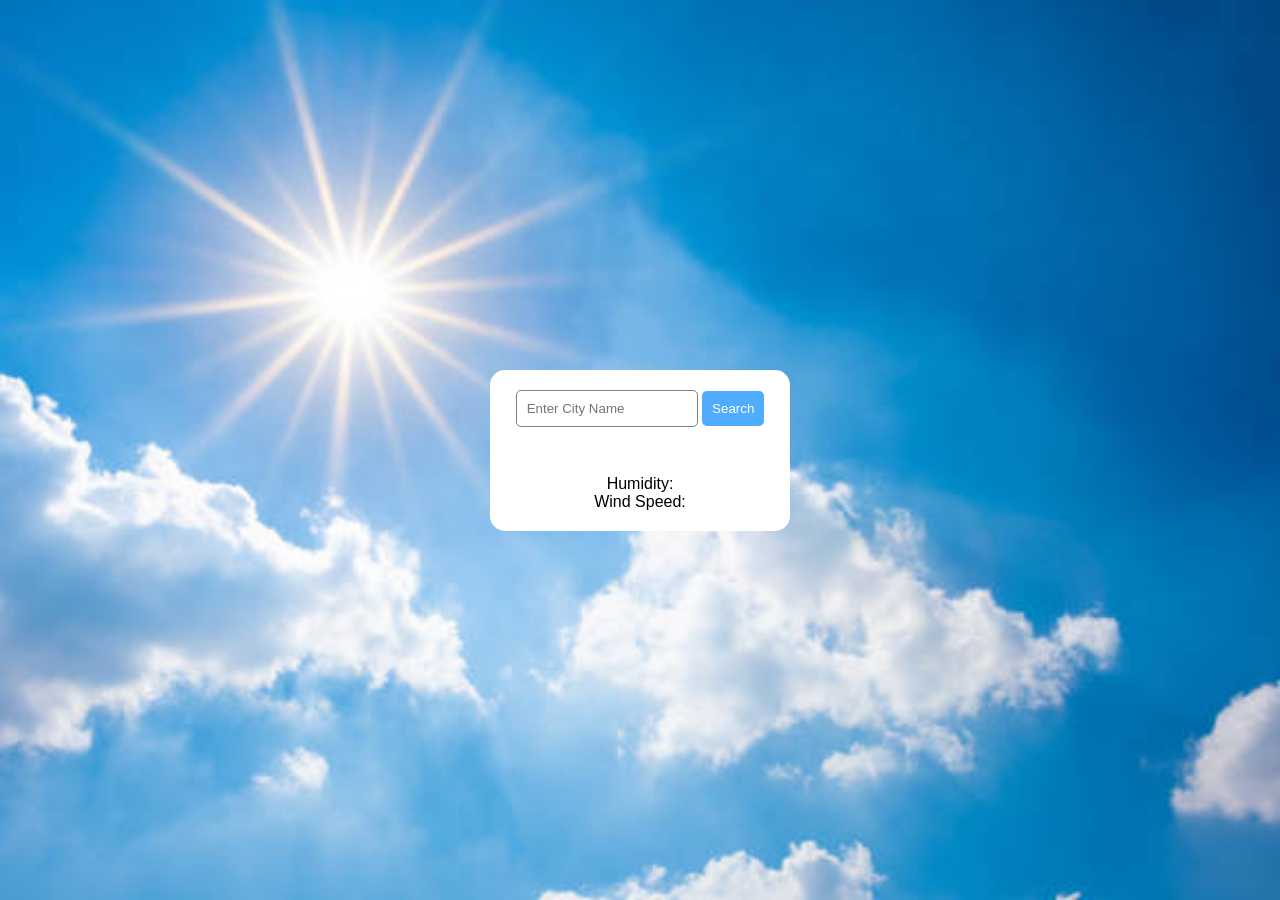
<file: index.html>
<!DOCTYPE html>
<html>
<head>
    <title>Weather App</title>
    <link rel="stylesheet" href="style.css">
</head>
<body >

<div class="card">

    <div class="search">
        <input type="text" placeholder="Enter City Name" id="city">
        <button onclick="getWeather()">Search</button>
    </div>

    <div class="weather">
        <h2 id="cityName"></h2>
        <h1 id="temp"></h1>
        <img id="icon">
        <h3 id="condition"></h3>
        <p id="time"></p>

        <div class="details">
            <p>Humidity: <span id="humidity"></span></p>
            <p>Wind Speed: <span id="wind"></span></p>
        </div>
    </div>

</div>

<script src="script.js"></script>

</body>
</html>
</file>
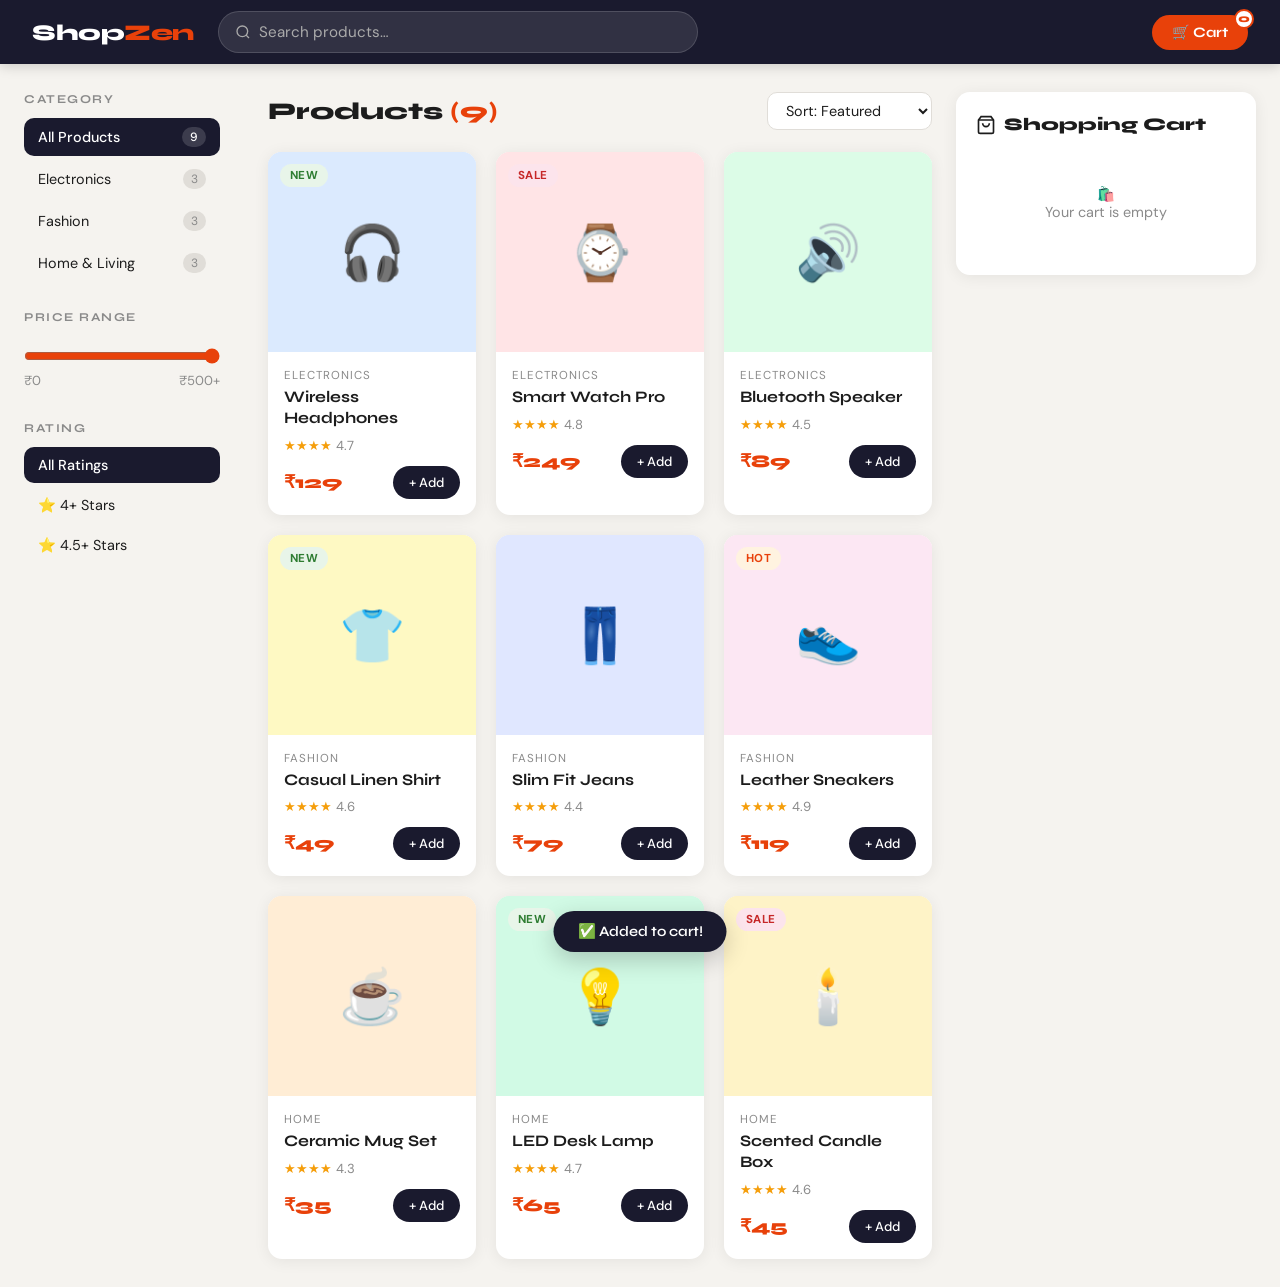
<file: E-commerce/index.html>
<!DOCTYPE html>
<html lang="en">
<head>
  <meta charset="UTF-8" />
  <meta name="viewport" content="width=device-width, initial-scale=1.0"/>
  <title>ShopZen — Modern Store</title>
  <link href="https://fonts.googleapis.com/css2?family=Syne:wght@400;600;700;800&family=DM+Sans:wght@300;400;500&display=swap" rel="stylesheet"/>
  <style>
    *, *::before, *::after { box-sizing: border-box; margin: 0; padding: 0; }

    :root {
      --bg: #f5f3ef;
      --surface: #ffffff;
      --accent: #e8410a;
      --accent2: #1a1a2e;
      --text: #1c1c1c;
      --muted: #8a8a8a;
      --border: #e0ddd8;
      --badge: #fff3e0;
      --badge-text: #e8410a;
      --card-shadow: 0 2px 16px rgba(0,0,0,0.07);
      --radius: 14px;
    }

    body {
      font-family: 'DM Sans', sans-serif;
      background: var(--bg);
      color: var(--text);
      min-height: 100vh;
    }

    /* ── NAVBAR ── */
    nav {
      position: sticky; top: 0; z-index: 100;
      background: var(--accent2);
      display: flex; align-items: center; gap: 16px;
      padding: 0 32px; height: 64px;
      box-shadow: 0 2px 12px rgba(0,0,0,0.18);
    }
    .nav-logo {
      font-family: 'Syne', sans-serif;
      font-weight: 800; font-size: 1.4rem;
      color: #fff; letter-spacing: -0.5px;
      margin-right: 8px; white-space: nowrap;
    }
    .nav-logo span { color: var(--accent); }

    .search-wrap {
      flex: 1; max-width: 480px;
      display: flex; align-items: center;
      background: rgba(255,255,255,0.10);
      border: 1.5px solid rgba(255,255,255,0.15);
      border-radius: 50px; padding: 0 16px; gap: 8px;
      transition: border-color .2s;
    }
    .search-wrap:focus-within { border-color: var(--accent); }
    .search-wrap svg { color: #aaa; flex-shrink: 0; }
    .search-wrap input {
      background: none; border: none; outline: none;
      color: #fff; font-family: 'DM Sans', sans-serif;
      font-size: 0.95rem; width: 100%; padding: 10px 0;
    }
    .search-wrap input::placeholder { color: #aaa; }

    .nav-actions { margin-left: auto; display: flex; gap: 10px; align-items: center; }

    .btn-cart {
      position: relative;
      display: flex; align-items: center; gap: 8px;
      background: var(--accent); color: #fff;
      border: none; border-radius: 50px;
      padding: 9px 20px; font-family: 'Syne', sans-serif;
      font-weight: 700; font-size: 0.9rem; cursor: pointer;
      transition: transform .15s, box-shadow .15s;
    }
    .btn-cart:hover { transform: translateY(-1px); box-shadow: 0 4px 14px rgba(232,65,10,.4); }
    .cart-badge {
      position: absolute; top: -6px; right: -6px;
      background: #fff; color: var(--accent);
      font-size: 0.7rem; font-weight: 800;
      width: 20px; height: 20px; border-radius: 50%;
      display: flex; align-items: center; justify-content: center;
      border: 2px solid var(--accent);
    }

    /* ── LAYOUT ── */
    .page {
      display: grid;
      grid-template-columns: 220px 1fr 300px;
      gap: 0;
      max-width: 1440px;
      margin: 0 auto;
      padding: 28px 24px;
    }

    /* ── SIDEBAR ── */
    aside {
      padding-right: 24px;
    }
    .sidebar-section { margin-bottom: 28px; }
    .sidebar-title {
      font-family: 'Syne', sans-serif;
      font-weight: 700; font-size: 0.75rem;
      text-transform: uppercase; letter-spacing: 1.5px;
      color: var(--muted); margin-bottom: 12px;
    }
    .filter-chip {
      display: flex; align-items: center; gap: 10px;
      padding: 9px 14px; border-radius: 10px;
      cursor: pointer; font-size: 0.9rem;
      color: var(--text); margin-bottom: 4px;
      transition: background .15s, color .15s;
      user-select: none;
    }
    .filter-chip:hover { background: var(--border); }
    .filter-chip.active {
      background: var(--accent2); color: #fff; font-weight: 500;
    }
    .filter-chip .chip-count {
      margin-left: auto; font-size: 0.75rem;
      background: var(--border); color: var(--muted);
      padding: 2px 8px; border-radius: 20px;
    }
    .filter-chip.active .chip-count { background: rgba(255,255,255,.15); color: #fff; }

    /* price range */
    .price-range { padding: 4px 0; }
    .price-range input[type=range] {
      width: 100%; accent-color: var(--accent);
      margin: 8px 0;
    }
    .price-labels {
      display: flex; justify-content: space-between;
      font-size: 0.82rem; color: var(--muted);
    }

    /* ── PRODUCT GRID ── */
    .main { padding: 0 24px; }
    .main-header {
      display: flex; align-items: center; justify-content: space-between;
      margin-bottom: 22px;
    }
    .main-header h1 {
      font-family: 'Syne', sans-serif;
      font-weight: 800; font-size: 1.5rem;
    }
    .main-header h1 span { color: var(--accent); }
    .sort-select {
      background: var(--surface); border: 1.5px solid var(--border);
      border-radius: 10px; padding: 8px 14px;
      font-family: 'DM Sans', sans-serif; font-size: 0.9rem;
      color: var(--text); cursor: pointer; outline: none;
    }

    .product-grid {
      display: grid;
      grid-template-columns: repeat(3, 1fr);
      gap: 20px;
    }

    .product-card {
      background: var(--surface);
      border-radius: var(--radius);
      box-shadow: var(--card-shadow);
      overflow: hidden;
      transition: transform .2s, box-shadow .2s;
      cursor: pointer;
      position: relative;
    }
    .product-card:hover {
      transform: translateY(-4px);
      box-shadow: 0 10px 30px rgba(0,0,0,0.12);
    }
    .product-card:hover .card-overlay { opacity: 1; }

    .card-img-wrap {
      position: relative;
      background: linear-gradient(135deg, #f0ede8, #e8e2d9);
      height: 200px; overflow: hidden;
      display: flex; align-items: center; justify-content: center;
    }
    .card-img-wrap img {
      width: 100%; height: 100%; object-fit: cover;
      transition: transform .3s;
    }
    .product-card:hover .card-img-wrap img { transform: scale(1.05); }

    /* placeholder for no-image */
    .img-placeholder {
      width: 80px; height: 80px; opacity: .18;
    }

    .badge {
      position: absolute; top: 12px; left: 12px;
      background: var(--badge); color: var(--badge-text);
      font-size: 0.72rem; font-weight: 700;
      padding: 4px 10px; border-radius: 20px;
      letter-spacing: .4px; text-transform: uppercase;
    }
    .badge.new { background: #e8f5e9; color: #2e7d32; }
    .badge.sale { background: #fce4ec; color: #c62828; }

    .card-overlay {
      position: absolute; inset: 0;
      background: rgba(26,26,46,.55);
      display: flex; align-items: center; justify-content: center;
      opacity: 0; transition: opacity .2s;
    }
    .overlay-btn {
      background: #fff; color: var(--accent2);
      border: none; border-radius: 50px;
      padding: 10px 22px; font-family: 'Syne', sans-serif;
      font-weight: 700; font-size: 0.85rem; cursor: pointer;
      transition: background .15s;
    }
    .overlay-btn:hover { background: var(--accent); color: #fff; }

    .card-body { padding: 16px; }
    .card-category {
      font-size: 0.72rem; text-transform: uppercase;
      letter-spacing: 1px; color: var(--muted); margin-bottom: 4px;
    }
    .card-name {
      font-family: 'Syne', sans-serif;
      font-weight: 700; font-size: 1rem;
      margin-bottom: 8px; line-height: 1.3;
    }
    .card-footer {
      display: flex; align-items: center; justify-content: space-between;
      margin-top: 12px;
    }
    .card-price {
      font-family: 'Syne', sans-serif;
      font-weight: 800; font-size: 1.1rem; color: var(--accent);
    }
    .card-price .old-price {
      font-size: 0.8rem; font-weight: 400;
      color: var(--muted); text-decoration: line-through;
      margin-left: 6px;
    }
    .btn-add {
      background: var(--accent2); color: #fff;
      border: none; border-radius: 50px;
      padding: 8px 16px; font-family: 'DM Sans', sans-serif;
      font-size: 0.82rem; font-weight: 500; cursor: pointer;
      display: flex; align-items: center; gap: 6px;
      transition: background .15s, transform .1s;
    }
    .btn-add:hover { background: var(--accent); transform: scale(1.03); }
    .btn-add:active { transform: scale(.97); }
    .btn-add.added { background: #2e7d32; }

    /* ── CART ── */
    .cart-panel {
      background: var(--surface);
      border-radius: var(--radius);
      box-shadow: var(--card-shadow);
      padding: 22px 20px;
      position: sticky; top: 88px;
      max-height: calc(100vh - 100px);
      overflow-y: auto;
      align-self: start;
    }
    .cart-panel h2 {
      font-family: 'Syne', sans-serif;
      font-weight: 800; font-size: 1.1rem;
      margin-bottom: 18px;
      display: flex; align-items: center; gap: 8px;
    }
    .cart-empty {
      text-align: center; padding: 32px 0;
      color: var(--muted); font-size: 0.9rem;
    }
    .cart-empty svg { opacity: .3; margin-bottom: 10px; }

    .cart-item {
      display: flex; gap: 12px; align-items: center;
      padding: 12px 0; border-bottom: 1px solid var(--border);
      animation: slideIn .2s ease;
    }
    @keyframes slideIn {
      from { opacity: 0; transform: translateX(12px); }
      to   { opacity: 1; transform: translateX(0); }
    }
    .cart-item-img {
      width: 52px; height: 52px; border-radius: 10px;
      background: linear-gradient(135deg, #f0ede8, #e8e2d9);
      flex-shrink: 0; overflow: hidden;
      display: flex; align-items: center; justify-content: center;
    }
    .cart-item-img img { width: 100%; height: 100%; object-fit: cover; }
    .cart-item-info { flex: 1; min-width: 0; }
    .cart-item-name {
      font-weight: 600; font-size: 0.88rem;
      white-space: nowrap; overflow: hidden; text-overflow: ellipsis;
    }
    .cart-item-price { color: var(--accent); font-weight: 700; font-size: 0.9rem; }
    .qty-ctrl {
      display: flex; align-items: center; gap: 6px;
      margin-top: 4px;
    }
    .qty-btn {
      width: 22px; height: 22px; border-radius: 50%;
      border: 1.5px solid var(--border);
      background: none; cursor: pointer; font-size: 0.9rem;
      display: flex; align-items: center; justify-content: center;
      color: var(--text); transition: background .1s;
    }
    .qty-btn:hover { background: var(--border); }
    .qty-num { font-size: 0.85rem; font-weight: 600; min-width: 18px; text-align: center; }
    .remove-btn {
      background: none; border: none; cursor: pointer;
      color: var(--muted); padding: 4px;
      border-radius: 6px; transition: color .15s, background .15s;
    }
    .remove-btn:hover { color: var(--accent); background: #fce4ec; }

    .cart-summary { margin-top: 18px; }
    .summary-row {
      display: flex; justify-content: space-between;
      font-size: 0.88rem; color: var(--muted); margin-bottom: 6px;
    }
    .summary-row.total {
      font-family: 'Syne', sans-serif;
      font-weight: 800; font-size: 1.05rem;
      color: var(--text); margin-top: 10px;
      padding-top: 10px; border-top: 2px solid var(--border);
    }
    .btn-checkout {
      width: 100%; margin-top: 16px;
      background: var(--accent); color: #fff;
      border: none; border-radius: 50px;
      padding: 14px; font-family: 'Syne', sans-serif;
      font-weight: 800; font-size: 1rem; cursor: pointer;
      transition: box-shadow .2s, transform .15s;
    }
    .btn-checkout:hover {
      box-shadow: 0 6px 20px rgba(232,65,10,.4);
      transform: translateY(-1px);
    }
    .btn-checkout:disabled { background: var(--border); color: var(--muted); cursor: default; box-shadow: none; transform: none; }

    /* ── MODAL ── */
    .modal-backdrop {
      position: fixed; inset: 0;
      background: rgba(0,0,0,.55); z-index: 200;
      display: flex; align-items: center; justify-content: center;
      padding: 20px;
      opacity: 0; pointer-events: none; transition: opacity .25s;
    }
    .modal-backdrop.open { opacity: 1; pointer-events: all; }
    .modal {
      background: var(--surface); border-radius: 20px;
      max-width: 560px; width: 100%;
      overflow: hidden;
      transform: scale(.94); transition: transform .25s;
      box-shadow: 0 30px 80px rgba(0,0,0,.25);
    }
    .modal-backdrop.open .modal { transform: scale(1); }
    .modal-img {
      height: 260px; background: linear-gradient(135deg, #f0ede8, #e8e2d9);
      display: flex; align-items: center; justify-content: center;
      overflow: hidden;
    }
    .modal-img img { width: 100%; height: 100%; object-fit: cover; }
    .modal-body { padding: 24px 28px; }
    .modal-category { font-size: 0.75rem; text-transform: uppercase; letter-spacing: 1.2px; color: var(--muted); }
    .modal-name { font-family: 'Syne', sans-serif; font-weight: 800; font-size: 1.5rem; margin: 6px 0 10px; }
    .modal-desc { font-size: 0.92rem; color: #555; line-height: 1.6; margin-bottom: 16px; }
    .modal-price { font-family: 'Syne', sans-serif; font-weight: 800; font-size: 1.6rem; color: var(--accent); }
    .modal-actions { display: flex; gap: 12px; margin-top: 18px; }
    .modal-close {
      position: absolute; top: 16px; right: 16px;
      background: rgba(0,0,0,.3); border: none; color: #fff;
      width: 34px; height: 34px; border-radius: 50%;
      cursor: pointer; font-size: 1.1rem;
      display: flex; align-items: center; justify-content: center;
      transition: background .15s;
    }
    .modal-close:hover { background: var(--accent); }

    /* ── TOAST ── */
    .toast {
      position: fixed; bottom: 28px; left: 50%; transform: translateX(-50%) translateY(80px);
      background: var(--accent2); color: #fff;
      padding: 12px 24px; border-radius: 50px;
      font-family: 'Syne', sans-serif; font-weight: 600; font-size: 0.9rem;
      z-index: 300; transition: transform .3s cubic-bezier(.34,1.56,.64,1);
      box-shadow: 0 8px 24px rgba(0,0,0,.2);
      display: flex; align-items: center; gap: 8px;
    }
    .toast.show { transform: translateX(-50%) translateY(0); }

    /* ── RESPONSIVE ── */
    @media (max-width: 1100px) {
      .page { grid-template-columns: 180px 1fr 260px; }
      .product-grid { grid-template-columns: repeat(2, 1fr); }
    }
    @media (max-width: 768px) {
      nav { padding: 0 16px; }
      .nav-logo { font-size: 1.1rem; }
      .page { grid-template-columns: 1fr; padding: 16px; }
      aside { display: none; }
      .cart-panel { position: relative; top: 0; max-height: none; }
      .product-grid { grid-template-columns: repeat(2, 1fr); }
    }
    @media (max-width: 480px) {
      .product-grid { grid-template-columns: 1fr; }
    }
  </style>
</head>
<body>

<!-- ── NAVBAR ── -->
<nav>
  <div class="nav-logo">Shop<span>Zen</span></div>
  <div class="search-wrap">
    <svg width="16" height="16" fill="none" stroke="currentColor" stroke-width="2" viewBox="0 0 24 24">
      <circle cx="11" cy="11" r="8"/><path d="M21 21l-4.35-4.35"/>
    </svg>
    <input id="searchInput" type="text" placeholder="Search products…" oninput="filterProducts()"/>
  </div>
  <div class="nav-actions">
    <button class="btn-cart" onclick="scrollToCart()">
      🛒 Cart
      <span class="cart-badge" id="cartBadge">0</span>
    </button>
  </div>
</nav>

<!-- ── PAGE ── -->
<div class="page">

  <!-- SIDEBAR -->
  <aside>
    <div class="sidebar-section">
      <div class="sidebar-title">Category</div>
      <div class="filter-chip active" onclick="setCategory('All', this)">
        All Products <span class="chip-count" id="count-All">9</span>
      </div>
      <div class="filter-chip" onclick="setCategory('Electronics', this)">
        Electronics <span class="chip-count" id="count-Electronics">3</span>
      </div>
      <div class="filter-chip" onclick="setCategory('Fashion', this)">
        Fashion <span class="chip-count" id="count-Fashion">3</span>
      </div>
      <div class="filter-chip" onclick="setCategory('Home', this)">
        Home & Living <span class="chip-count" id="count-Home">3</span>
      </div>
    </div>

    <div class="sidebar-section">
      <div class="sidebar-title">Price Range</div>
      <div class="price-range">
        <input type="range" id="priceRange" min="0" max="500" value="500" oninput="filterProducts()"/>
        <div class="price-labels">
          <span>₹0</span>
          <span id="priceLabel">₹500+</span>
        </div>
      </div>
    </div>

    <div class="sidebar-section">
      <div class="sidebar-title">Rating</div>
      <div class="filter-chip active" onclick="setRating(0, this)">All Ratings</div>
      <div class="filter-chip" onclick="setRating(4, this)">⭐ 4+ Stars</div>
      <div class="filter-chip" onclick="setRating(4.5, this)">⭐ 4.5+ Stars</div>
    </div>
  </aside>

  <!-- MAIN -->
  <main class="main">
    <div class="main-header">
      <h1>Products <span id="resultCount"></span></h1>
      <select class="sort-select" onchange="sortProducts(this.value)">
        <option value="default">Sort: Featured</option>
        <option value="price-asc">Price: Low → High</option>
        <option value="price-desc">Price: High → Low</option>
        <option value="rating">Top Rated</option>
      </select>
    </div>
    <div class="product-grid" id="productGrid"></div>
  </main>

  <!-- CART -->
  <div id="cartSection">
    <div class="cart-panel">
      <h2>
        <svg width="20" height="20" fill="none" stroke="currentColor" stroke-width="2" viewBox="0 0 24 24">
          <path d="M6 2L3 6v14a2 2 0 002 2h14a2 2 0 002-2V6l-3-4z"/><line x1="3" y1="6" x2="21" y2="6"/>
          <path d="M16 10a4 4 0 01-8 0"/>
        </svg>
        Shopping Cart
      </h2>
      <div id="cartItems">
        <div class="cart-empty">
          <div>🛍️</div>
          <p>Your cart is empty</p>
        </div>
      </div>
      <div class="cart-summary" id="cartSummary" style="display:none">
        <div class="summary-row"><span>Subtotal</span><span id="subtotal">₹0</span></div>
        <div class="summary-row"><span>Shipping</span><span>Free 🎉</span></div>
        <div class="summary-row total"><span>Total</span><span id="cartTotal">₹0</span></div>
        <button class="btn-checkout" onclick="checkout()">Checkout →</button>
      </div>
    </div>
  </div>
</div>

<!-- ── MODAL ── -->
<div class="modal-backdrop" id="modal" onclick="closeModalOutside(event)">
  <div class="modal" id="modalBox" style="position:relative">
    <button class="modal-close" onclick="closeModal()">✕</button>
    <div class="modal-img" id="modalImg"></div>
    <div class="modal-body">
      <div class="modal-category" id="modalCat"></div>
      <div class="modal-name" id="modalName"></div>
      <div class="modal-desc" id="modalDesc"></div>
      <div class="modal-price" id="modalPrice"></div>
      <div id="modalRating" style="margin-top:6px;font-size:.9rem;color:#888"></div>
      <div class="modal-actions">
        <button class="btn-add" id="modalAddBtn" style="flex:1;justify-content:center;padding:13px" onclick="addFromModal()">
          Add to Cart
        </button>
      </div>
    </div>
  </div>
</div>

<!-- ── TOAST ── -->
<div class="toast" id="toast">✅ Added to cart!</div>

<script>
  // ── DATA ──
  const allProducts = [
    { id:1, name:'Wireless Headphones', category:'Electronics', price:129, rating:4.7, badge:'New', color:'#dbeafe',
      image:'[data-uri]',
      desc:'Premium sound quality with 40hr battery life. Foldable design with active noise cancellation.' },
    { id:2, name:'Smart Watch Pro', category:'Electronics', price:249, rating:4.8, badge:'Sale', color:'#ffe4e6',
      image:'[data-uri]',
      desc:'Track fitness, sleep & heart rate. Syncs with iOS & Android. IP68 water resistant.' },
    { id:3, name:'Bluetooth Speaker', category:'Electronics', price:89, rating:4.5, badge:'', color:'#dcfce7',
      image:'[data-uri]',
      desc:'360° surround sound with 20W output. Waterproof and portable for outdoor adventures.' },
    { id:4, name:'Casual Linen Shirt', category:'Fashion', price:49, rating:4.6, badge:'New', color:'#fef9c3',
      image:'[data-uri]',
      desc:'Breathable linen blend, perfect for summer. Available in 6 colors, S to XXL.' },
    { id:5, name:'Slim Fit Jeans', category:'Fashion', price:79, rating:4.4, badge:'', color:'#e0e7ff',
      image:'[data-uri]',
      desc:'Stretch denim for all-day comfort. Classic cut with modern tapered fit.' },
    { id:6, name:'Leather Sneakers', category:'Fashion', price:119, rating:4.9, badge:'Hot', color:'#fce7f3',
      image:'[data-uri]',
      desc:'Genuine leather upper with memory foam insole. Timeless design meets everyday comfort.' },
    { id:7, name:'Ceramic Mug Set', category:'Home', price:35, rating:4.3, badge:'', color:'#ffedd5',
      image:'[data-uri]',
      desc:'Set of 4 handcrafted mugs. Microwave and dishwasher safe. 350ml capacity each.' },
    { id:8, name:'LED Desk Lamp', category:'Home', price:65, rating:4.7, badge:'New', color:'#d1fae5',
      image:'[data-uri]',
      desc:'3 color modes, 5 brightness levels. USB charging port built-in. Touch control.' },
    { id:9, name:'Scented Candle Box', category:'Home', price:45, rating:4.6, badge:'Sale', color:'#fef3c7',
      image:'[data-uri]',
      desc:'Set of 3 soy wax candles. 45hr burn time each. Calming lavender, vanilla & sandalwood.' },
  ];

  let cart = [];
  let activeCategory = 'All';
  let activeRating = 0;
  let currentSort = 'default';
  let modalProduct = null;

  // ── RENDER ──
  function getFiltered() {
    const q = document.getElementById('searchInput').value.toLowerCase();
    const maxPrice = +document.getElementById('priceRange').value;
    let products = [...allProducts];
    if (activeCategory !== 'All') products = products.filter(p => p.category === activeCategory);
    if (q) products = products.filter(p => p.name.toLowerCase().includes(q) || p.category.toLowerCase().includes(q));
    products = products.filter(p => p.price <= maxPrice);
    products = products.filter(p => p.rating >= activeRating);
    if (currentSort === 'price-asc') products.sort((a,b) => a.price - b.price);
    else if (currentSort === 'price-desc') products.sort((a,b) => b.price - a.price);
    else if (currentSort === 'rating') products.sort((a,b) => b.rating - a.rating);
    return products;
  }

  function renderGrid() {
    const products = getFiltered();
    const grid = document.getElementById('productGrid');
    document.getElementById('resultCount').textContent = `(${products.length})`;
    if (!products.length) {
      grid.innerHTML = `<div style="grid-column:1/-1;text-align:center;padding:60px 0;color:var(--muted)">
        <div style="font-size:2.5rem;margin-bottom:10px">🔍</div>
        <p>No products found. Try adjusting your filters.</p>
      </div>`;
      return;
    }
    grid.innerHTML = products.map(p => {
      const inCart = cart.find(c => c.id === p.id);
      return `
      <div class="product-card" onclick="openModal(${p.id})">
        <div class="card-img-wrap" style="background:${p.color}">
          ${p.image ? `<img src="${p.image}" alt="${p.name}" loading="lazy" onerror="this.style.display='none'"/>` : `<svg class="img-placeholder" viewBox="0 0 80 80" fill="none"><rect width="80" height="80" rx="12" fill="#ccc"/><line x1="10" y1="10" x2="70" y2="70" stroke="#999" stroke-width="4"/><line x1="70" y1="10" x2="10" y2="70" stroke="#999" stroke-width="4"/></svg>`}
          ${p.badge ? `<div class="badge ${p.badge==='New'?'new':p.badge==='Sale'?'sale':''}">${p.badge}</div>` : ''}
          <div class="card-overlay">
            <button class="overlay-btn" onclick="event.stopPropagation();openModal(${p.id})">Quick View</button>
          </div>
        </div>
        <div class="card-body">
          <div class="card-category">${p.category}</div>
          <div class="card-name">${p.name}</div>
          <div style="font-size:.82rem;color:#f59e0b">${'★'.repeat(Math.floor(p.rating))} <span style="color:var(--muted)">${p.rating}</span></div>
          <div class="card-footer">
            <div class="card-price">₹${p.price}</div>
            <button class="btn-add ${inCart?'added':''}" onclick="event.stopPropagation();addToCart(${p.id})" id="btn-${p.id}">
              ${inCart ? '✓ Added' : '+ Add'}
            </button>
          </div>
        </div>
      </div>`;
    }).join('');
  }

  // ── CART ──
  function addToCart(id) {
    const product = allProducts.find(p => p.id === id);
    const existing = cart.find(c => c.id === id);
    if (existing) { existing.qty++; }
    else { cart.push({...product, qty:1}); }
    renderCart();
    renderGrid();
    showToast(`${product.name} added!`);
  }

  function removeFromCart(id) {
    cart = cart.filter(c => c.id !== id);
    renderCart();
    renderGrid();
  }

  function changeQty(id, delta) {
    const item = cart.find(c => c.id === id);
    if (!item) return;
    item.qty += delta;
    if (item.qty <= 0) { removeFromCart(id); return; }
    renderCart();
  }

  function renderCart() {
    const badge = document.getElementById('cartBadge');
    const itemsDiv = document.getElementById('cartItems');
    const summaryDiv = document.getElementById('cartSummary');
    const total = cart.reduce((s,c) => s + c.price * c.qty, 0);
    const count = cart.reduce((s,c) => s + c.qty, 0);
    badge.textContent = count;

    if (!cart.length) {
      itemsDiv.innerHTML = `<div class="cart-empty"><div>🛍️</div><p>Your cart is empty</p></div>`;
      summaryDiv.style.display = 'none';
      return;
    }

    itemsDiv.innerHTML = cart.map(item => `
      <div class="cart-item">
        <div class="cart-item-img" style="background:${item.color}">
          ${item.image ? `<img src="${item.image}" alt="${item.name}" style="width:100%;height:100%;object-fit:cover"/>` : `<svg width="28" height="28" viewBox="0 0 80 80" fill="none" opacity=".25"><line x1="10" y1="10" x2="70" y2="70" stroke="#555" stroke-width="6"/><line x1="70" y1="10" x2="10" y2="70" stroke="#555" stroke-width="6"/></svg>`}
        </div>
        <div class="cart-item-info">
          <div class="cart-item-name">${item.name}</div>
          <div class="cart-item-price">₹${item.price}</div>
          <div class="qty-ctrl">
            <button class="qty-btn" onclick="changeQty(${item.id},-1)">−</button>
            <span class="qty-num">${item.qty}</span>
            <button class="qty-btn" onclick="changeQty(${item.id},1)">+</button>
          </div>
        </div>
        <button class="remove-btn" onclick="removeFromCart(${item.id})" title="Remove">
          <svg width="16" height="16" fill="none" stroke="currentColor" stroke-width="2" viewBox="0 0 24 24">
            <polyline points="3 6 5 6 21 6"/><path d="M19 6l-1 14H6L5 6"/><path d="M10 11v6M14 11v6"/><path d="M9 6V4h6v2"/>
          </svg>
        </button>
      </div>
    `).join('');

    document.getElementById('subtotal').textContent = `₹${total}`;
    document.getElementById('cartTotal').textContent = `₹${total}`;
    summaryDiv.style.display = 'block';
  }

  // ── MODAL ──
  function openModal(id) {
    const p = allProducts.find(x => x.id === id);
    modalProduct = p;
    document.getElementById('modalCat').textContent = p.category;
    document.getElementById('modalName').textContent = p.name;
    document.getElementById('modalDesc').textContent = p.desc;
    document.getElementById('modalPrice').textContent = `₹${p.price}`;
    document.getElementById('modalRating').textContent = `${'★'.repeat(Math.floor(p.rating))} ${p.rating} rating`;
    document.getElementById('modalImg').style.background = p.color;
    document.getElementById('modalImg').innerHTML = p.image
      ? `<img src="${p.image}" alt="${p.name}" style="width:100%;height:100%;object-fit:cover"/>`
      : `<svg width="90" height="90" viewBox="0 0 80 80" fill="none" opacity=".2"><rect width="80" height="80" rx="12" fill="#ccc"/><line x1="10" y1="10" x2="70" y2="70" stroke="#999" stroke-width="4"/><line x1="70" y1="10" x2="10" y2="70" stroke="#999" stroke-width="4"/></svg>`;
    const inCart = cart.find(c => c.id === id);
    const btn = document.getElementById('modalAddBtn');
    btn.textContent = inCart ? '✓ Already in Cart' : 'Add to Cart';
    btn.className = `btn-add ${inCart?'added':''}`;
    btn.style.cssText = 'flex:1;justify-content:center;padding:13px';
    document.getElementById('modal').classList.add('open');
    document.body.style.overflow = 'hidden';
  }

  function addFromModal() {
    if (modalProduct) addToCart(modalProduct.id);
    const btn = document.getElementById('modalAddBtn');
    btn.textContent = '✓ Added!';
    btn.classList.add('added');
  }

  function closeModal() {
    document.getElementById('modal').classList.remove('open');
    document.body.style.overflow = '';
  }
  function closeModalOutside(e) {
    if (e.target === document.getElementById('modal')) closeModal();
  }

  // ── FILTERS ──
  function setCategory(cat, el) {
    activeCategory = cat;
    document.querySelectorAll('.filter-chip').forEach(c => c.classList.remove('active'));
    el.classList.add('active');
    renderGrid();
  }

  function setRating(r, el) {
    activeRating = r;
    el.closest('.sidebar-section').querySelectorAll('.filter-chip').forEach(c => c.classList.remove('active'));
    el.classList.add('active');
    renderGrid();
  }

  function filterProducts() {
    const val = +document.getElementById('priceRange').value;
    document.getElementById('priceLabel').textContent = val >= 500 ? '₹500+' : `₹${val}`;
    renderGrid();
  }

  function sortProducts(val) { currentSort = val; renderGrid(); }

  // ── TOAST ──
  let toastTimer;
  function showToast(msg) {
    const t = document.getElementById('toast');
    t.textContent = `✅ ${msg}`;
    t.classList.add('show');
    clearTimeout(toastTimer);
    toastTimer = setTimeout(() => t.classList.remove('show'), 2200);
  }

  function scrollToCart() {
    document.getElementById('cartSection').scrollIntoView({ behavior: 'smooth' });
  }

  function checkout() {
    showToast('Order placed! Thank you 🎉');
    cart = [];
    renderCart();
    renderGrid();
  }

  // ── INIT ──
  renderGrid();
  renderCart();
</script>
</body>
</html>
</file>
<file: style.css>
*{
    margin:0;
    padding:0;
    box-sizing:border-box;
    font-family:Arial;
}

body{
    background:linear-gradient(to right,#4facfe,#00f2fe);
    display:flex;
    justify-content:center;
    align-items:center;
    height:100vh;
    background-image: url("cloud.jpg");
    background-repeat: no-repeat;
    background-size: cover;
}

.card{
    width:300px;
    background:white;
    padding:20px;
    border-radius:15px;
    text-align:center;
}

.search{
    margin-bottom:20px;
}

.search input{
    padding:10px;
    width:70%;
    border-radius:5px;
    border:1px solid gray;
}

.search button{
    padding:10px;
    background:#4facfe;
    color:white;
    border:none;
    border-radius:5px;
}

.weather img{
    width:80px;
}

.details{
    margin-top:10px;
}
</file>
